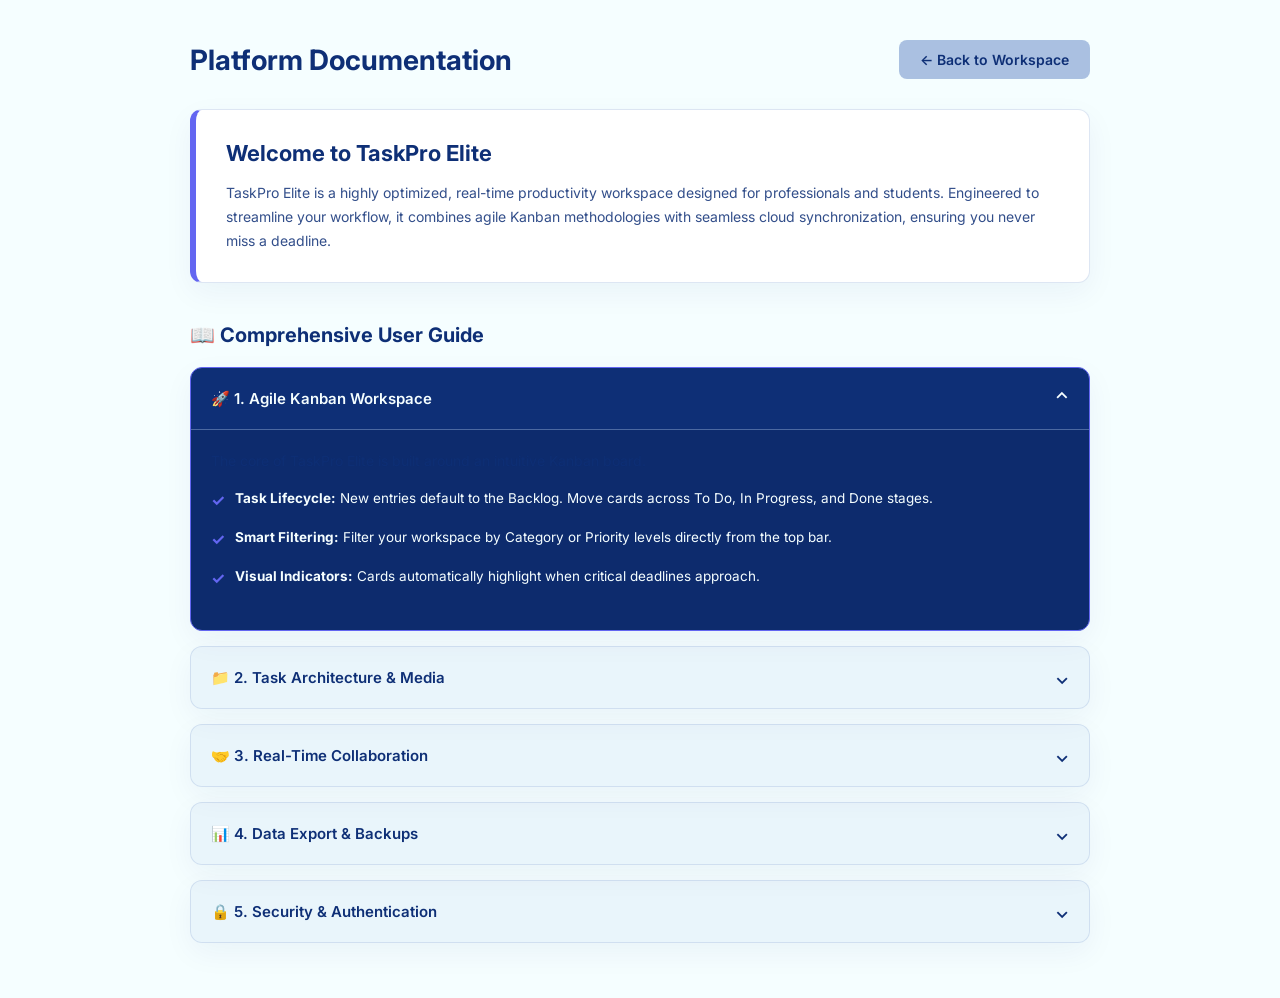
<file: templates/about.html>
<!DOCTYPE html>
<html lang="en">
<head>
    <meta charset="UTF-8">
    <meta name="viewport" content="width=device-width, initial-scale=1.0">
    <title>Platform Documentation - TaskPro Elite</title>
    <link href="https://fonts.googleapis.com/css2?family=Inter:wght@400;500;600;700&display=swap" rel="stylesheet">
    
    <!-- Auto-detect saved theme from Home page -->
    <script>
        const currentTheme = localStorage.getItem('taskpro_theme') || 'light';
        document.documentElement.setAttribute('data-theme', currentTheme);
    </script>

    <style>
        :root {
            --bg-body: #F5FEFF;
            --bg-card: #FFFFFF;
            --bg-accordion: rgba(170, 192, 225, 0.15);
            --bg-accordion-hover: rgba(170, 192, 225, 0.25);
            --border-subtle: rgba(170, 192, 225, 0.4);
            --text-primary: #0E2F76;
            --text-secondary: rgba(14, 47, 118, 0.85);
            --accent-btn: #AAC0E1;
            --accent-btn-text: #0E2F76;
            --accordion-active-bg: #0E2F76;
            --accordion-active-text: #F5FEFF;
            --card-shadow: 0 10px 30px rgba(14, 47, 118, 0.05);
        }

        [data-theme="dark"] {
            --bg-body: #0B0F19;
            --bg-card: #111827;
            --bg-accordion: rgba(255, 255, 255, 0.03);
            --bg-accordion-hover: rgba(255, 255, 255, 0.06);
            --border-subtle: rgba(255, 255, 255, 0.08);
            --text-primary: #F3F4F6;
            --text-secondary: #9CA3AF;
            --accent-btn: #1F2937;
            --accent-btn-text: #F3F4F6;
            --accordion-active-bg: #1F2937;
            --accordion-active-text: #FFFFFF;
            --card-shadow: 0 20px 35px -10px rgba(0, 0, 0, 0.5);
        }

        body {
            background-color: var(--bg-body);
            color: var(--text-primary);
            font-family: 'Inter', sans-serif;
            margin: 0;
            padding: 40px 20px;
            display: flex;
            justify-content: center;
            transition: background-color 0.3s ease, color 0.3s ease;
        }

        .container {
            max-width: 900px;
            width: 100%;
        }

        .header {
            display: flex;
            justify-content: space-between;
            align-items: center;
            margin-bottom: 30px;
        }

        .header h1 {
            margin: 0;
            font-size: 28px;
            font-weight: 700;
            color: var(--text-primary);
        }

        .back-btn {
            background-color: var(--accent-btn);
            color: var(--accent-btn-text);
            padding: 10px 20px;
            border-radius: 8px;
            text-decoration: none;
            font-weight: 600;
            font-size: 14px;
            transition: 0.3s;
            border: 1px solid var(--border-subtle);
        }

        .back-btn:hover {
            opacity: 0.85;
        }

        .welcome-card {
            background: var(--bg-card);
            border: 1px solid var(--border-subtle);
            border-left: 6px solid #6366F1;
            border-radius: 12px;
            padding: 30px;
            margin-bottom: 40px;
            box-shadow: var(--card-shadow);
        }

        .welcome-card h2 {
            color: var(--text-primary);
            font-size: 22px;
            margin-top: 0;
            margin-bottom: 15px;
        }

        .welcome-card p {
            line-height: 1.7;
            color: var(--text-secondary);
            font-size: 14px;
            margin: 0;
        }

        .section-title {
            font-size: 20px;
            font-weight: 700;
            margin-bottom: 20px;
            display: flex;
            align-items: center;
            gap: 10px;
            color: var(--text-primary);
        }

        .accordion-item {
            margin-bottom: 15px;
            border-radius: 12px;
            overflow: hidden;
            box-shadow: var(--card-shadow);
            border: 1px solid var(--border-subtle);
            background: var(--bg-accordion); 
            transition: background 0.3s ease, border-color 0.3s ease, box-shadow 0.3s ease;
        }

        .accordion-item.active {
            background: var(--accordion-active-bg);
            border-color: #6366F1;
        }

        .accordion-header {
            padding: 20px;
            font-weight: 600;
            font-size: 15px;
            display: flex;
            align-items: center;
            gap: 15px;
            cursor: pointer;
            color: var(--text-primary);
            transition: color 0.3s ease, background 0.3s ease;
            user-select: none;
        }

        .accordion-header:hover {
            background: var(--bg-accordion-hover);
        }

        .accordion-item.active .accordion-header {
            color: var(--accordion-active-text);
            background: transparent;
            border-bottom: 1px solid var(--border-subtle);
        }

        .accordion-content {
            max-height: 0;
            opacity: 0;
            overflow: hidden;
            padding: 0 20px;
            background: rgba(0, 0, 0, 0.08);
            transition: max-height 0.4s ease-in-out, opacity 0.4s ease-in-out, padding 0.4s ease-in-out;
        }

        .accordion-item.active .accordion-content {
            max-height: 800px;
            opacity: 1;
            padding: 20px 20px 25px 20px;
        }

        .accordion-content p {
            color: var(--text-secondary);
            margin-top: 0;
            line-height: 1.6;
            font-size: 14px;
            margin-bottom: 15px;
        }

        .check-list { list-style: none; padding: 0; margin: 0; }
        .check-list li { 
            color: var(--text-primary); 
            margin-bottom: 15px; 
            font-size: 13.5px; 
            display: flex; 
            align-items: flex-start; 
            gap: 10px; 
            line-height: 1.5; 
        }
        
        .accordion-item.active .check-list li {
            color: var(--accordion-active-text);
        }

        .check-list li span { color: #6366F1; font-weight: bold; font-size: 16px; }

        .toggle-icon {
            margin-left: auto;
            transition: transform 0.3s ease;
            font-size: 18px;
        }
        .accordion-item.active .toggle-icon {
            transform: rotate(180deg);
        }
    </style>
</head>
<body>
    <div class="container">
        <div class="header">
            <h1>Platform Documentation</h1>
            <a href="/" class="back-btn">← Back to Workspace</a>
        </div>

        <div class="welcome-card">
            <h2>Welcome to TaskPro Elite</h2>
            <p>TaskPro Elite is a highly optimized, real-time productivity workspace designed for professionals and students. Engineered to streamline your workflow, it combines agile Kanban methodologies with seamless cloud synchronization, ensuring you never miss a deadline.</p>
        </div>

        <div class="section-title">
            📖 Comprehensive User Guide
        </div>

        <div class="accordion-item active">
            <div class="accordion-header" onclick="toggleAccordion(this)">
                🚀 1. Agile Kanban Workspace
                <span class="toggle-icon">⌄</span>
            </div>
            <div class="accordion-content">
                <p>The core of TaskPro Elite is built around an intuitive Kanban board.</p>
                <ul class="check-list">
                    <li><span>✓</span> <div><strong>Task Lifecycle:</strong> New entries default to the Backlog. Move cards across To Do, In Progress, and Done stages.</div></li>
                    <li><span>✓</span> <div><strong>Smart Filtering:</strong> Filter your workspace by Category or Priority levels directly from the top bar.</div></li>
                    <li><span>✓</span> <div><strong>Visual Indicators:</strong> Cards automatically highlight when critical deadlines approach.</div></li>
                </ul>
            </div>
        </div>

        <div class="accordion-item">
            <div class="accordion-header" onclick="toggleAccordion(this)">
                📁 2. Task Architecture & Media
                <span class="toggle-icon">⌄</span>
            </div>
            <div class="accordion-content">
                <p>Attach vital resources directly to your tasks.</p>
                <ul class="check-list">
                    <li><span>✓</span> <div><strong>File Attachments:</strong> Upload images and documents directly into task cards.</div></li>
                    <li><span>✓</span> <div><strong>Horizontal Gallery:</strong> View attachments smoothly in a sideways-scrolling horizontal gallery.</div></li>
                </ul>
            </div>
        </div>
        
        <div class="accordion-item">
            <div class="accordion-header" onclick="toggleAccordion(this)">
                🤝 3. Real-Time Collaboration
                <span class="toggle-icon">⌄</span>
            </div>
            <div class="accordion-content">
                <p>Work seamlessly with collaborators using high-speed WebSockets.</p>
                <ul class="check-list">
                    <li><span>✓</span> <div><strong>Live Updates:</strong> Task movements sync instantly without refreshing the page.</div></li>
                    <li><span>✓</span> <div><strong>Live Chat:</strong> Open any task to discuss details in a dedicated real-time chat room.</div></li>
                </ul>
            </div>
        </div>

        <div class="accordion-item">
            <div class="accordion-header" onclick="toggleAccordion(this)">
                📊 4. Data Export & Backups
                <span class="toggle-icon">⌄</span>
            </div>
            <div class="accordion-content">
                <p>Generate reports instantly for offline access.</p>
                <ul class="check-list">
                    <li><span>✓</span> <div><strong>PDF Export:</strong> Download a clean, print-ready PDF summary of your board.</div></li>
                    <li><span>✓</span> <div><strong>CSV Backup:</strong> Export task data into spreadsheet formats anytime.</div></li>
                </ul>
            </div>
        </div>

        <div class="accordion-item">
            <div class="accordion-header" onclick="toggleAccordion(this)">
                🔒 5. Security & Authentication
                <span class="toggle-icon">⌄</span>
            </div>
            <div class="accordion-content">
                <p>Modern authentication standards protect your workspace.</p>
                <ul class="check-list">
                    <li><span>✓</span> <div><strong>Google OAuth 2.0:</strong> One-click secure sign-in via verified Google accounts.</div></li>
                    <li><span>✓</span> <div><strong>Hashed Passwords:</strong> Credentials are securely encrypted in the database.</div></li>
                </ul>
            </div>
        </div>
    </div>

    <script>
        function toggleAccordion(clickedHeader) {
            const currentItem = clickedHeader.parentElement;
            const allItems = document.querySelectorAll('.accordion-item');
            
            allItems.forEach(item => {
                if (item !== currentItem) {
                    item.classList.remove('active');
                }
            });

            currentItem.classList.toggle('active');
        }
    </script>
</body>
</html>
</file>
